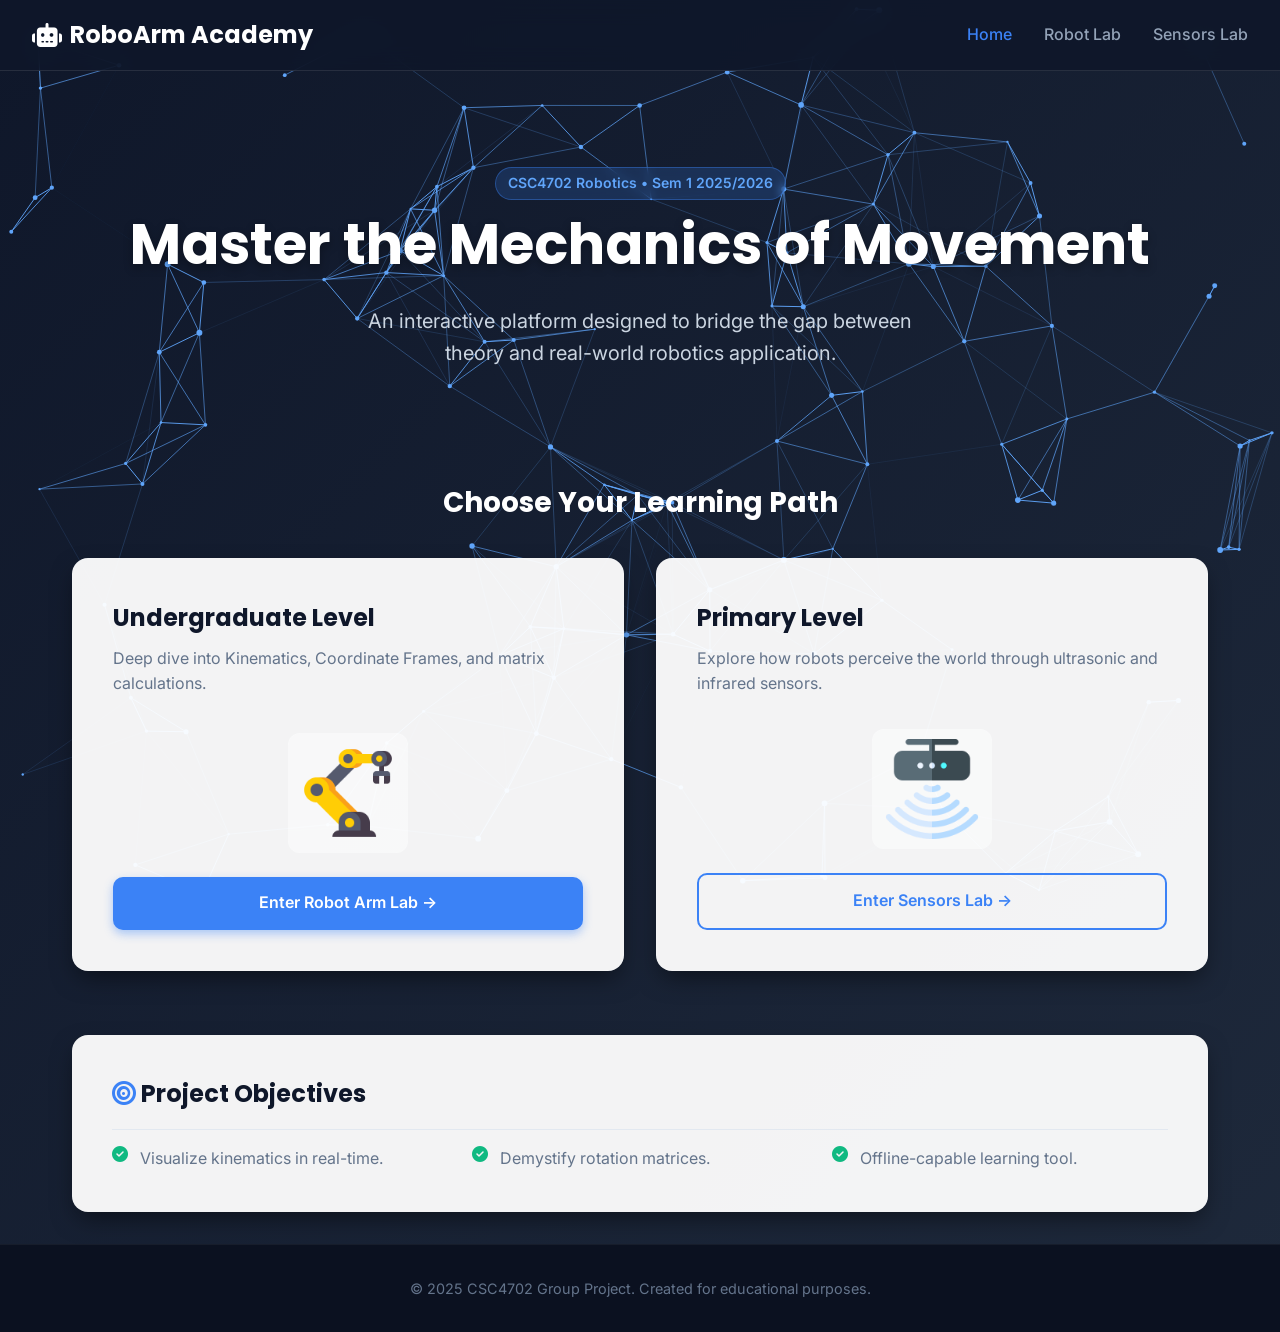
<file: index.html>
<!DOCTYPE html>
<html lang="en">
<head>
    <meta charset="UTF-8">
    <meta name="viewport" content="width=device-width, initial-scale=1.0">
    <title>RoboArm Academy - Home</title>
    
    <link href="https://fonts.googleapis.com/css2?family=Inter:wght@300;400;600&family=Poppins:wght@500;700&display=swap" rel="stylesheet">
    <link rel="stylesheet" href="https://cdnjs.cloudflare.com/ajax/libs/font-awesome/6.4.0/css/all.min.css">
    
    <style>
        /* --- 1. THE THEME (Deep Tech Navy) --- */
        :root {
            --primary: #3b82f6;        /* Bright Azure */
            --primary-dark: #1d4ed8;
            --accent: #ffffff;         /* White Text for dark areas */
            --text-dark: #0f172a;      /* Dark Text for cards */
            --text-light: #64748b;     /* Grey Text for cards */
            
            /* The Background Gradient */
            --bg-gradient: linear-gradient(135deg, #0f172a 0%, #1e293b 100%);
            
            /* Glassmorphism Card Background */
            --glass-bg: rgba(255, 255, 255, 0.95); 
            
            --shadow-lg: 0 10px 25px -5px rgba(0, 0, 0, 0.5);
            --radius: 16px;
        }

        /* --- 2. BASE STYLES --- */
        * { margin: 0; padding: 0; box-sizing: border-box; }

        body {
            font-family: 'Inter', sans-serif;
            background: var(--bg-gradient); 
            color: var(--text-dark);
            line-height: 1.6;
            display: flex;
            flex-direction: column;
            min-height: 100vh;
            overflow-x: hidden;
            position: relative;
        }

        /* --- 3. THE CANVAS (Background Animation) --- */
        #roboCanvas {
            position: fixed;
            top: 0;
            left: 0;
            width: 100%;
            height: 100%;
            z-index: -1; /* Pushes canvas behind all content */
        }

        /* --- 4. NAVIGATION --- */
        nav {
            background: rgba(15, 23, 42, 0.85); /* Dark semi-transparent */
            backdrop-filter: blur(12px);
            border-bottom: 1px solid rgba(255,255,255,0.1);
            padding: 1rem 2rem;
            display: flex;
            justify-content: space-between;
            align-items: center;
            position: sticky;
            top: 0;
            z-index: 1000;
        }

        .logo {
            font-family: 'Poppins', sans-serif;
            font-weight: 700;
            font-size: 1.5rem;
            color: var(--accent);
            display: flex;
            align-items: center;
            gap: 0.5rem;
        }

        nav ul { list-style: none; display: flex; gap: 2rem; }

        nav a {
            text-decoration: none;
            color: #94a3b8; /* Light grey */
            font-weight: 500;
            transition: color 0.3s ease;
        }

        nav a:hover, nav a.active { color: var(--primary); }

        /* --- 5. HERO SECTION --- */
        .hero {
            text-align: center;
            padding: 5rem 2rem;
            color: var(--accent); /* White text */
        }

        .hero h1 {
            font-family: 'Poppins', sans-serif;
            font-size: 3.5rem;
            margin-bottom: 1rem;
            text-shadow: 0 4px 10px rgba(0,0,0,0.3);
        }

        .hero p {
            font-size: 1.25rem;
            color: #cbd5e1;
            max-width: 600px;
            margin: 0 auto;
        }

        .semester-badge {
            display: inline-block;
            background: rgba(59, 130, 246, 0.2);
            color: #60a5fa;
            border: 1px solid rgba(59, 130, 246, 0.4);
            padding: 0.25rem 0.75rem;
            border-radius: 20px;
            font-size: 0.875rem;
            font-weight: 600;
            margin-top: 1rem;
            backdrop-filter: blur(4px);
        }

        /* --- 6. MAIN CONTENT --- */
        main {
            max-width: 1200px;
            margin: 0 auto;
            padding: 2rem;
            width: 100%;
            flex: 1;
        }

        .section-title {
            text-align: center;
            margin-bottom: 2rem;
            font-size: 1.75rem;
            color: var(--accent); /* White title */
            font-family: 'Poppins', sans-serif;
        }

        /* --- CARDS --- */
        .path-grid {
            display: grid;
            grid-template-columns: repeat(auto-fit, minmax(300px, 1fr));
            gap: 2rem;
            margin-bottom: 4rem;
        }

        .card {
            background: var(--glass-bg); /* White Glass */
            border-radius: var(--radius);
            padding: 2.5rem;
            box-shadow: var(--shadow-lg);
            transition: transform 0.3s ease, box-shadow 0.3s ease;
            display: flex;
            flex-direction: column;
            align-items: flex-start;
            border: 1px solid rgba(255,255,255,0.1);
        }

        .card:hover {
            transform: translateY(-8px);
            box-shadow: 0 20px 40px -10px rgba(0, 0, 0, 0.6);
        }

        /* --- NEW CSS FOR IMAGES --- */
        .card-image {
            width: 120px;           /* Set a specific small width */
            height: 120px;          /* Set matching height for a square box */
            object-fit: contain;    /* Ensures image fits without stretching */
            display: block;         /* Required for centering with margin */
            margin: 1rem auto 1.5rem auto; /* Center horizontally, add space */
            
            /* Optional: Adds a nice container effect */
            background: rgba(255,255,255,0.5); 
            padding: 10px;
            border-radius: 12px;
        }

        .card h4 {
            font-size: 1.5rem;
            margin-bottom: 0.5rem;
            color: var(--text-dark);
            font-family: 'Poppins', sans-serif;
        }

        .card p {
            color: var(--text-light);
            margin-bottom: 1rem; /* Reduced margin so image sits closer to text */
            font-size: 1rem;
            flex-grow: 1; /* Ensures buttons align at the bottom if text lengths differ */
        }

        /* --- BUTTONS --- */
        .btn {
            display: inline-flex;
            align-items: center;
            justify-content: center;
            padding: 0.85rem 1.5rem;
            background-color: var(--primary);
            color: #fff;
            text-decoration: none;
            border-radius: 10px;
            font-weight: 600;
            transition: all 0.2s;
            width: 100%;
            box-shadow: 0 4px 10px rgba(59, 130, 246, 0.4);
        }

        .btn:hover {
            background-color: var(--primary-dark);
            transform: scale(1.02);
        }

        .btn-secondary {
            background-color: transparent;
            color: var(--primary);
            border: 2px solid var(--primary);
            box-shadow: none;
        }

        .btn-secondary:hover {
            background-color: #eff6ff;
        }

        /* --- OBJECTIVES --- */
        .objectives-container {
            background: var(--glass-bg);
            padding: 2.5rem;
            border-radius: var(--radius);
            box-shadow: var(--shadow-lg);
        }
        
        .objectives-container h2 {
            font-family: 'Poppins', sans-serif;
            color: var(--text-dark);
            margin-bottom: 1rem;
        }

        .objectives-list {
            list-style: none;
            display: grid;
            grid-template-columns: repeat(auto-fit, minmax(250px, 1fr));
            gap: 1.5rem;
        }

        .objectives-list li {
            display: flex;
            align-items: flex-start;
            gap: 0.75rem;
            color: var(--text-light);
        }

        /* --- FOOTER --- */
        footer {
            text-align: center;
            padding: 2rem;
            background: #0b1120; /* Very dark navy */
            color: #64748b;
            font-size: 0.9rem;
            margin-top: auto;
            border-top: 1px solid rgba(255,255,255,0.05);
        }

        @media (max-width: 768px) {
            .hero h1 { font-size: 2.2rem; }
            nav { flex-direction: column; gap: 1rem; }
        }
    </style>
</head>
<body>

    <canvas id="roboCanvas"></canvas> 
    
    <nav>
        <div class="logo">
            <i class="fa-solid fa-robot"></i> RoboArm Academy
        </div>
        <ul>
            <li><a href="index.html" class="active">Home</a></li>
            <li><a href="undergraduate.html">Robot Lab</a></li>
            <li><a href="primary.html">Sensors Lab</a></li>
        </ul>
    </nav>

    <header class="hero">
        <div class="semester-badge">CSC4702 Robotics • Sem 1 2025/2026</div>
        <h1>Master the Mechanics of Movement</h1>
        <p>An interactive platform designed to bridge the gap between theory and real-world robotics application.</p>
    </header>

    <main>
        <section>
            <h3 class="section-title">Choose Your Learning Path</h3>
            
            <div class="path-grid">
                <div class="card">
                    <h4>Undergraduate Level</h4>
                    <p>Deep dive into Kinematics, Coordinate Frames, and matrix calculations.</p>
                    
                    <img src="assets/robotic-arm.png" 
                         alt="Industrial Robotic Arm" class="card-image">
                    
                    <a href="undergraduate.html" class="btn">Enter Robot Arm Lab &rarr;</a>
                </div>

                <div class="card">
                    <h4>Primary Level</h4>
                    <p>Explore how robots perceive the world through ultrasonic and infrared sensors.</p>
                    
                    <img src="assets/motion-sensor.png" 
                         alt="Robot Sensors" class="card-image">
                    
                    <a href="primary.html" class="btn btn-secondary">Enter Sensors Lab &rarr;</a>
                </div>
            </div>
        </section>

        <section class="objectives-container">
            <h2><i class="fa-solid fa-bullseye" style="color:var(--primary);"></i> Project Objectives</h2>
            <hr style="border: 0; height: 1px; background: #e2e8f0; margin: 1rem 0;">
            <ul class="objectives-list">
                <li><i class="fa-solid fa-check-circle" style="color: #10b981;"></i> Visualize kinematics in real-time.</li>
                <li><i class="fa-solid fa-check-circle" style="color: #10b981;"></i> Demystify rotation matrices.</li>
                <li><i class="fa-solid fa-check-circle" style="color: #10b981;"></i> Offline-capable learning tool.</li>
            </ul>
        </section>
    </main>

    <footer>
        <p>&copy; 2025 CSC4702 Group Project. Created for educational purposes.</p>
    </footer>

    <script>
        const canvas = document.getElementById('roboCanvas');
        const ctx = canvas.getContext('2d');
        let particlesArray;

        // Size Canvas
        canvas.width = window.innerWidth;
        canvas.height = window.innerHeight;

        let mouse = { x: null, y: null, radius: (canvas.height/80) * (canvas.width/80) }

        window.addEventListener('mousemove', function(event) {
            mouse.x = event.x;
            mouse.y = event.y;
        });

        class Particle {
            constructor(x, y, directionX, directionY, size, color) {
                this.x = x; this.y = y;
                this.directionX = directionX; this.directionY = directionY;
                this.size = size; this.color = color;
            }
            draw() {
                ctx.beginPath();
                ctx.arc(this.x, this.y, this.size, 0, Math.PI * 2, false);
                ctx.fillStyle = '#60a5fa'; // Light Blue
                ctx.fill();
            }
            update() {
                if (this.x > canvas.width || this.x < 0) { this.directionX = -this.directionX; }
                if (this.y > canvas.height || this.y < 0) { this.directionY = -this.directionY; }

                // Mouse Interaction
                let dx = mouse.x - this.x;
                let dy = mouse.y - this.y;
                let distance = Math.sqrt(dx*dx + dy*dy);
                
                if (distance < mouse.radius + this.size) {
                    if (mouse.x < this.x && this.x < canvas.width - 10) this.x += 10;
                    if (mouse.x > this.x && this.x > 10) this.x -= 10;
                    if (mouse.y < this.y && this.y < canvas.height - 10) this.y += 10;
                    if (mouse.y > this.y && this.y > 10) this.y -= 10;
                }
                this.x += this.directionX;
                this.y += this.directionY;
                this.draw();
            }
        }

        function init() {
            particlesArray = [];
            let numberOfParticles = (canvas.height * canvas.width) / 9000;
            for (let i = 0; i < numberOfParticles; i++) {
                let size = (Math.random() * 2) + 1;
                let x = (Math.random() * ((innerWidth - size * 2) - (size * 2)) + size * 2);
                let y = (Math.random() * ((innerHeight - size * 2) - (size * 2)) + size * 2);
                let directionX = (Math.random() * 2) - 1;
                let directionY = (Math.random() * 2) - 1;
                particlesArray.push(new Particle(x, y, directionX, directionY, size, '#60a5fa'));
            }
        }

        function animate() {
            requestAnimationFrame(animate);
            ctx.clearRect(0,0,innerWidth, innerHeight);
            for (let i = 0; i < particlesArray.length; i++) {
                particlesArray[i].update();
            }
            connect();
        }

        function connect() {
            let opacityValue = 1;
            for (let a = 0; a < particlesArray.length; a++) {
                for (let b = a; b < particlesArray.length; b++) {
                    let distance = ((particlesArray[a].x - particlesArray[b].x) * (particlesArray[a].x - particlesArray[b].x))
                    + ((particlesArray[a].y - particlesArray[b].y) * (particlesArray[a].y - particlesArray[b].y));
                    if (distance < (canvas.width/7) * (canvas.height/7)) {
                        opacityValue = 1 - (distance/20000);
                        ctx.strokeStyle = 'rgba(96, 165, 250,' + opacityValue + ')';
                        ctx.lineWidth = 1;
                        ctx.beginPath();
                        ctx.moveTo(particlesArray[a].x, particlesArray[a].y);
                        ctx.lineTo(particlesArray[b].x, particlesArray[b].y);
                        ctx.stroke();
                    }
                }
            }
        }

        window.addEventListener('resize', function() {
            canvas.width = innerWidth;
            canvas.height = innerHeight;
            mouse.radius = ((canvas.height/80) * (canvas.height/80));
            init();
        });

        init();
        animate();
    </script>
</body>
</html>
</file>
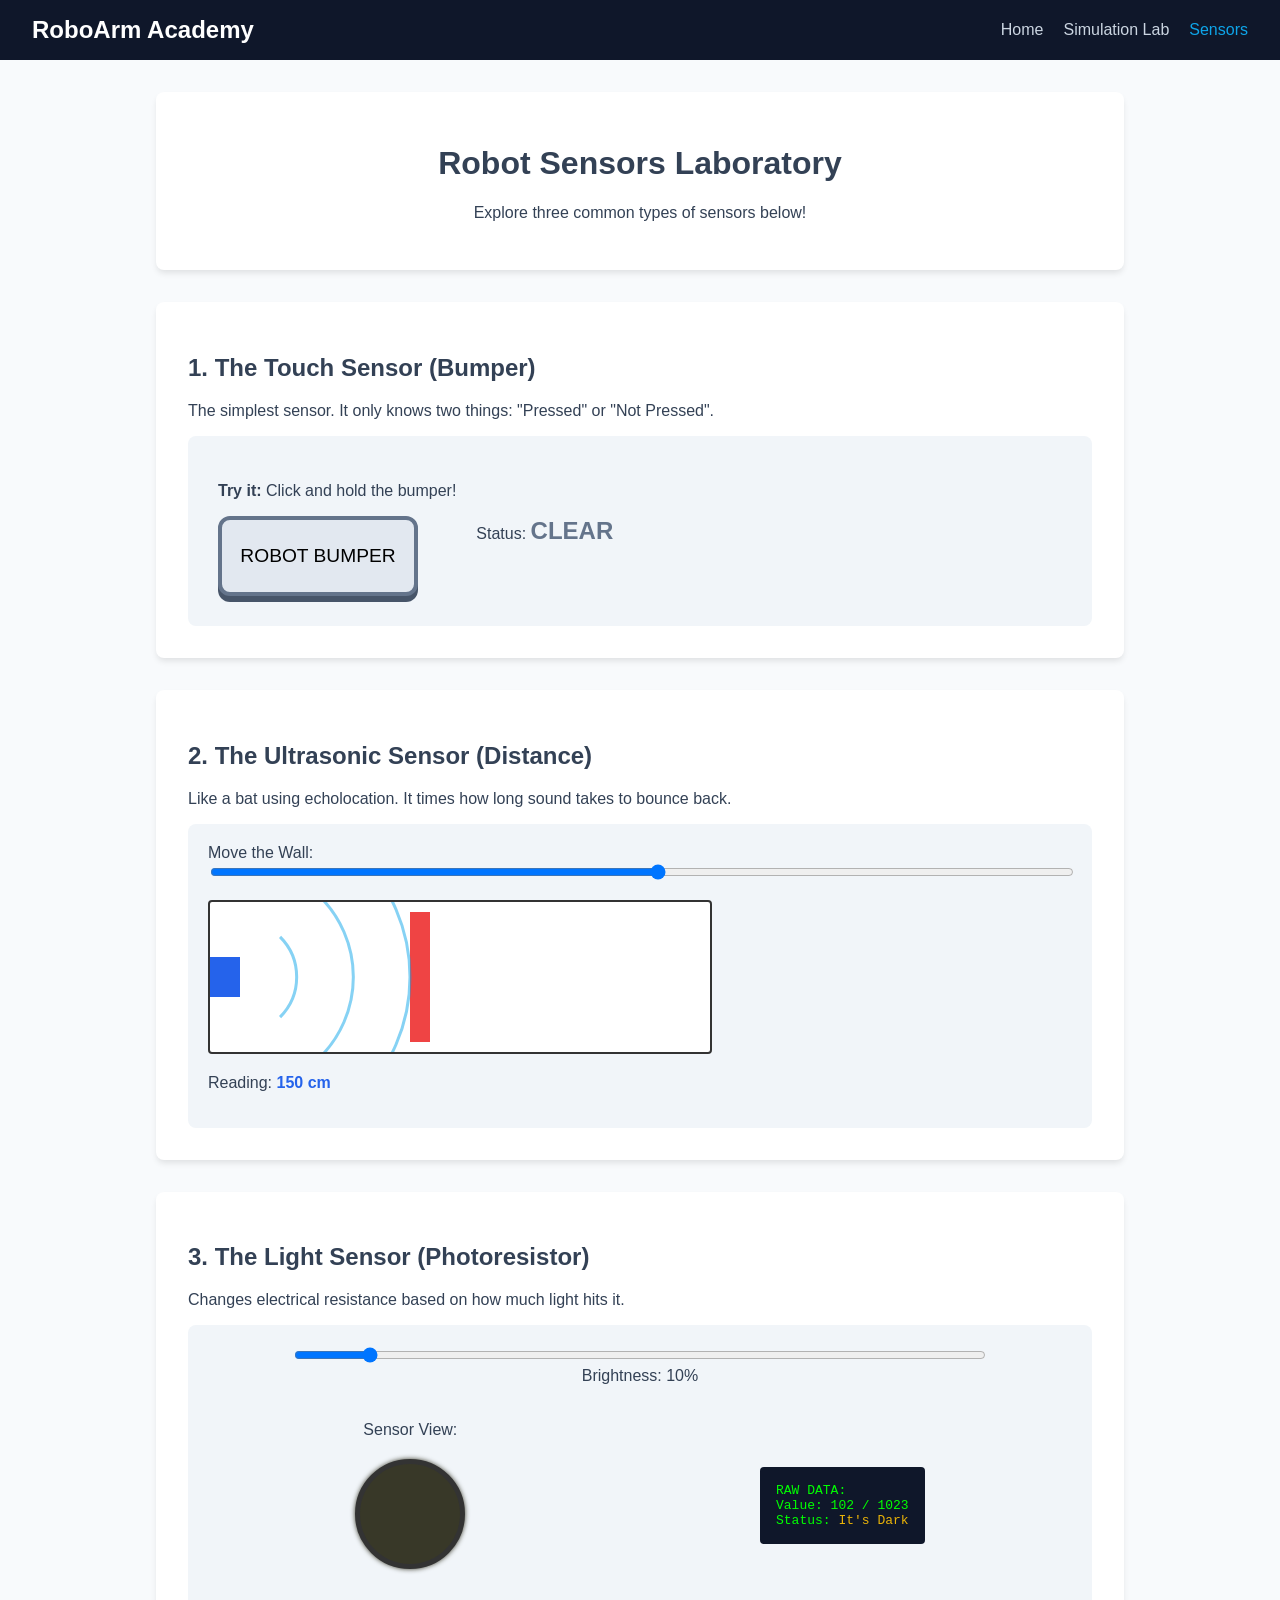
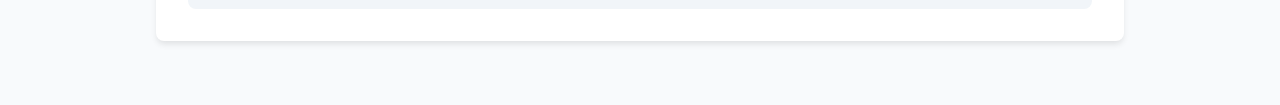
<file: primary.html>
<!DOCTYPE html>
<html lang="en">
<head>
    <meta charset="UTF-8">
    <meta name="viewport" content="width=device-width, initial-scale=1.0">
    <title>Robot Sensors Laboratory</title>
    <link rel="stylesheet" href="style.css">
</head>
<body>
    <nav>
        <div class="logo">RoboArm Academy</div>
        <ul>
            <li><a href="index.html">Home</a></li>
            <li><a href="undergraduate.html">Simulation Lab</a></li>
            <li><a href="primary.html" class="active">Sensors</a></li> 
        </ul>
    </nav>

    <main>
        <div class="card" style="text-align: center;">
            <h1>Robot Sensors Laboratory</h1>
            <p>Explore three common types of sensors below!</p>
        </div>

        <div class="card">
            <h2>1. The Touch Sensor (Bumper)</h2>
            <p>The simplest sensor. It only knows two things: "Pressed" or "Not Pressed".</p>
            <div class="sensor-box">
                <div>
                    <p><strong>Try it:</strong> Click and hold the bumper!</p>
                    <button id="bumper-btn">ROBOT BUMPER</button>
                </div>
                <div>
                   Status: <span id="touch-status">CLEAR</span>
                </div>
            </div>
        </div>

        <div class="card">
            <h2>2. The Ultrasonic Sensor (Distance)</h2>
            <p>Like a bat using echolocation. It times how long sound takes to bounce back.</p>
            <div style="background: #f1f5f9; padding: 20px; border-radius: 8px;">
                <label for="distanceSlider">Move the Wall:</label>
                <input type="range" id="distanceSlider" min="10" max="280" value="150" style="width: 100%; margin-bottom: 20px;">
                <canvas id="ultrasonicCanvas" width="500" height="150" style="background: white; border: 2px solid #333; border-radius: 4px;"></canvas>
                <p>Reading: <strong style="color: var(--primary);"><span id="distanceOutput">150</span> cm</strong></p>
            </div>
        </div>

        <div class="card">
            <h2>3. The Light Sensor (Photoresistor)</h2>
            <p>Changes electrical resistance based on how much light hits it.</p>
            <div style="background: #f1f5f9; padding: 20px; border-radius: 8px; text-align: center;">
                <input type="range" id="lightSlider" min="0" max="100" value="10" style="width: 80%;">
                <br>
                <label>Brightness: <span id="lightPercent">10</span>%</label>

                <div style="display: flex; justify-content: space-around; align-items: center; margin-top: 20px;">
                    <div>
                        <p>Sensor View:</p>
                        <div id="sensorView" class="sensor-bulb"></div>
                    </div>
                    <div class="math-display" style="text-align: left;">
                        RAW DATA:<br>
                        Value: <span id="lightValue">102</span> / 1023<br>
                        Status: <span id="lightStatus">It's Dark</span>
                    </div>
                </div>
            </div>
        </div>
    </main>

    <script src="js/main.js"></script>
    <script src="js/primary.js"></script>
</body>
</html>
</file>
<file: style.css>
:root {
    --primary: #2563eb;
    --secondary: #0f172a;
    --accent: #0ea5e9;
    --light: #f8fafc;
    --text: #334155;
    --danger: #ef4444;
}

body {
    font-family: 'Segoe UI', Tahoma, Geneva, Verdana, sans-serif;
    margin: 0; padding: 0;
    background-color: var(--light);
    color: var(--text);
    display: flex; flex-direction: column; min-height: 100vh;
}

/* Navigation */
nav {
    background-color: var(--secondary);
    padding: 1rem 2rem;
    display: flex; justify-content: space-between; align-items: center;
}
nav .logo { color: white; font-size: 1.5rem; font-weight: bold; }
nav ul { list-style: none; display: flex; gap: 20px; margin: 0; padding: 0; }
nav a { color: #cbd5e1; text-decoration: none; font-weight: 500; transition: 0.3s; }
nav a:hover, nav a.active { color: var(--accent); }

/* Layout */
main {
    flex: 1; max-width: 1000px; margin: 2rem auto;
    padding: 0 1rem; width: 100%; box-sizing: border-box;
}

.card {
    background: white; border-radius: 8px;
    box-shadow: 0 4px 6px -1px rgba(0, 0, 0, 0.1);
    padding: 2rem; margin-bottom: 2rem;
}

/* Buttons & Actions */
.action-container {
    display: flex; justify-content: center; gap: 20px; margin-top: 20px; flex-wrap: wrap;
}
.action-box {
    border: 1px solid #e2e8f0; padding: 20px; border-radius: 8px; width: 45%;
}
.btn {
    display: inline-block; background-color: var(--primary);
    color: white; padding: 10px 20px; border-radius: 5px;
    text-decoration: none; margin-top: 10px; transition: background 0.3s;
}
.btn:hover { background-color: var(--accent); }
.btn-secondary { background-color: var(--secondary); }
.btn-secondary:hover { background-color: #334155; }

/* Canvas & Inputs */
#simulation-area { display: flex; flex-wrap: wrap; gap: 20px; }
canvas { background: #f1f5f9; border: 2px solid var(--secondary); border-radius: 8px; }
.controls { flex: 1; min-width: 300px; }
.math-display {
    background: var(--secondary); color: #00ff00;
    font-family: monospace; padding: 1rem; border-radius: 4px; margin-top: 1rem;
}

/* Sensor Specific Styles (From Primary.html) */
.sensor-box {
    background: #f1f5f9; padding: 30px; border-radius: 8px;
    display: flex; align-items: center; gap: 20px;
}
#bumper-btn {
    width: 200px; height: 80px; font-size: 1.2rem;
    background-color: #e2e8f0; border: 4px solid #64748b;
    border-radius: 12px; cursor: pointer; transition: all 0.1s;
    box-shadow: 0 6px #475569;
}
#bumper-btn:active {
    background-color: #f87171; box-shadow: 0 2px #475569;
    transform: translateY(4px); border-color: #dc2626; color: white;
}
#touch-status { font-weight: bold; font-size: 1.5rem; color: #64748b; }

.sensor-bulb {
    width: 100px; height: 100px; border-radius: 50%;
    border: 5px solid #333; background-color: #222;
    margin: 20px auto; transition: 0.2s;
}

footer { background: var(--secondary); color: white; text-align: center; padding: 1rem; }
</file>
